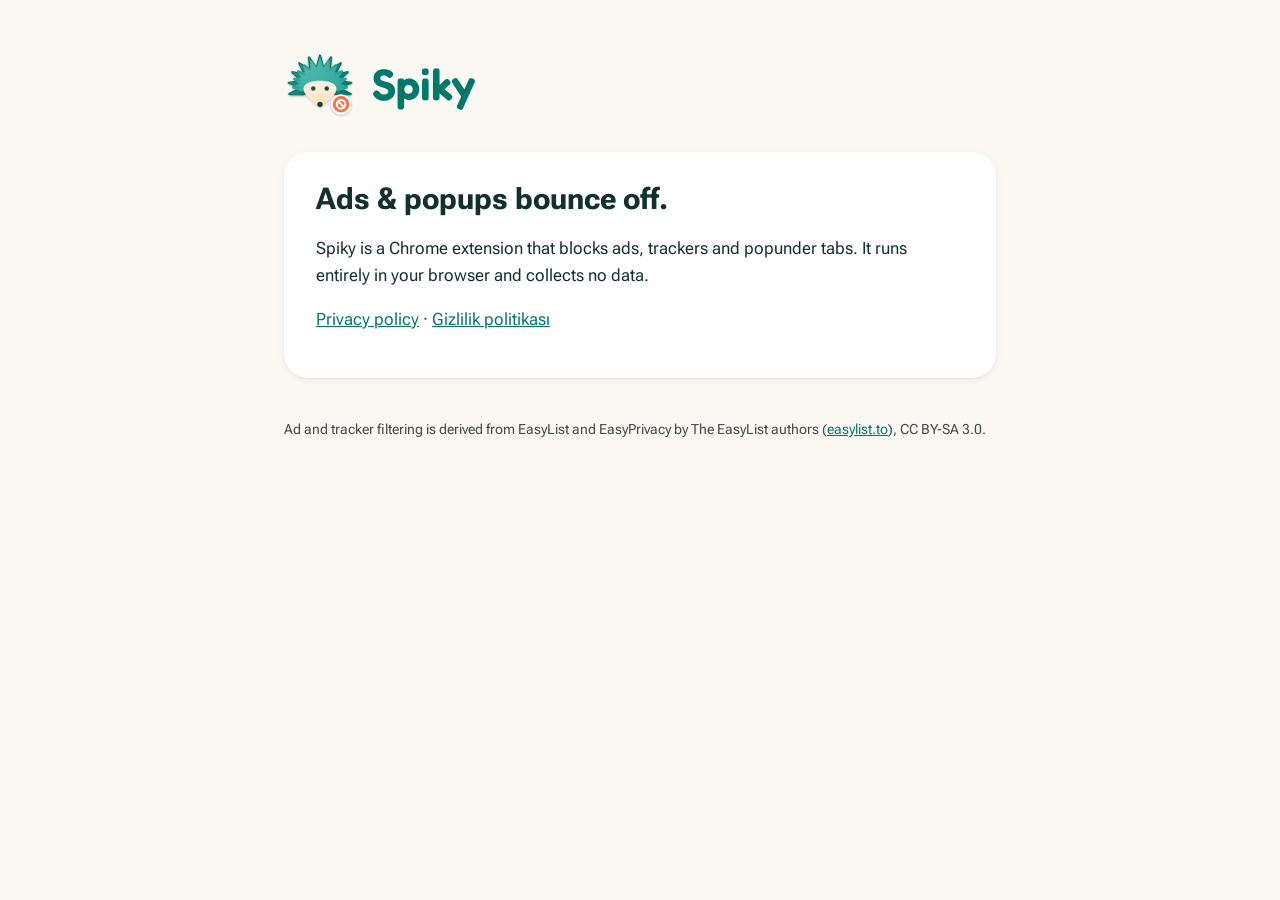
<file: index.html>
<!doctype html>
<html lang="en">
<head>
  <meta charset="utf-8">
  <meta name="viewport" content="width=device-width, initial-scale=1">
  <title>Spiky — Ad &amp; Popup Blocker</title>
  <meta name="description" content="Spiky blocks ads, trackers and popunder tabs in Chrome. Private, no data collected.">
  <link rel="icon" href="spiky.svg">
  <link rel="stylesheet" href="style.css">
</head>
<body><main>
  <header><img src="spiky.svg" alt=""><span class="word">Spiky</span></header>
  <div class="card">
    <h1>Ads &amp; popups bounce off.</h1>
    <p>Spiky is a Chrome extension that blocks ads, trackers and popunder tabs. It runs entirely in your browser and collects no data.</p>
    <p><a href="privacy/">Privacy policy</a> · <a href="privacy/#tr">Gizlilik politikası</a></p>
  </div>
  <footer>Ad and tracker filtering is derived from EasyList and EasyPrivacy by The EasyList authors (<a href="https://easylist.to/">easylist.to</a>), CC BY-SA 3.0.</footer>
</main></body>
</html>
</file>
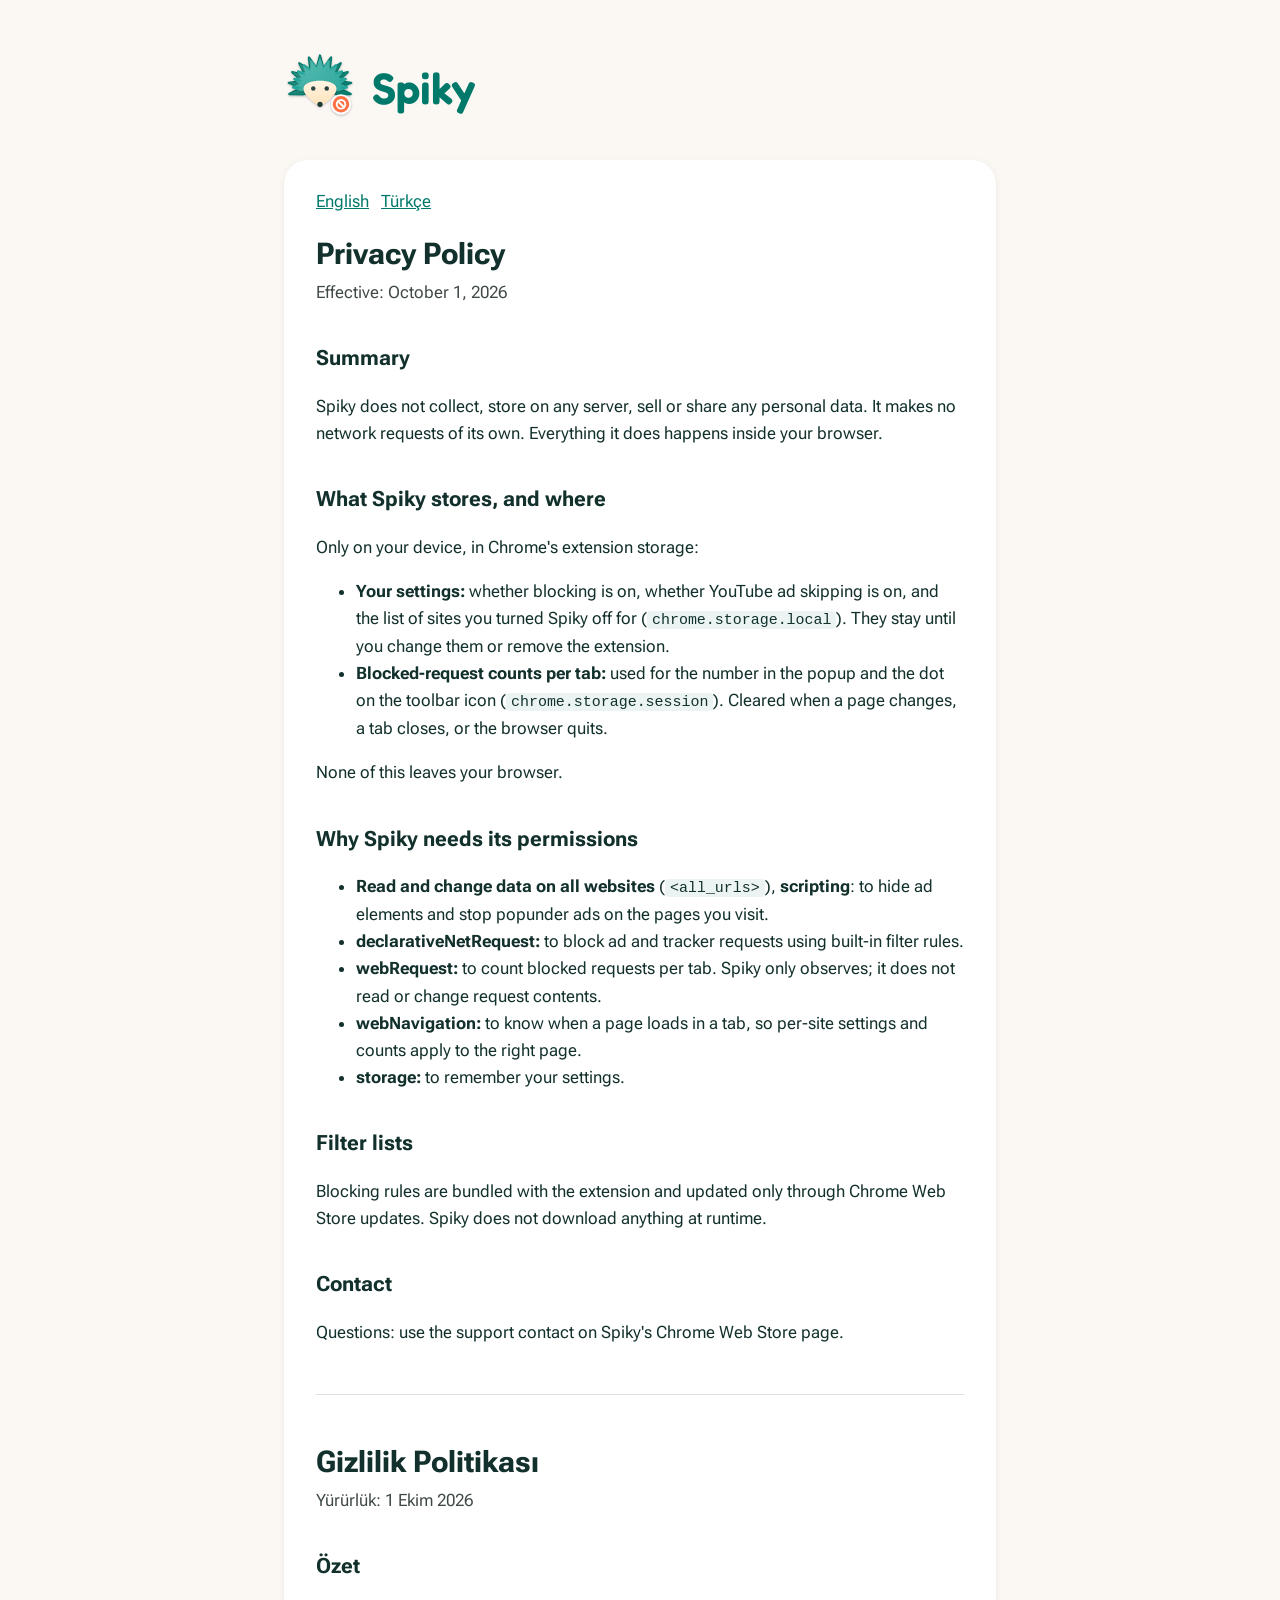
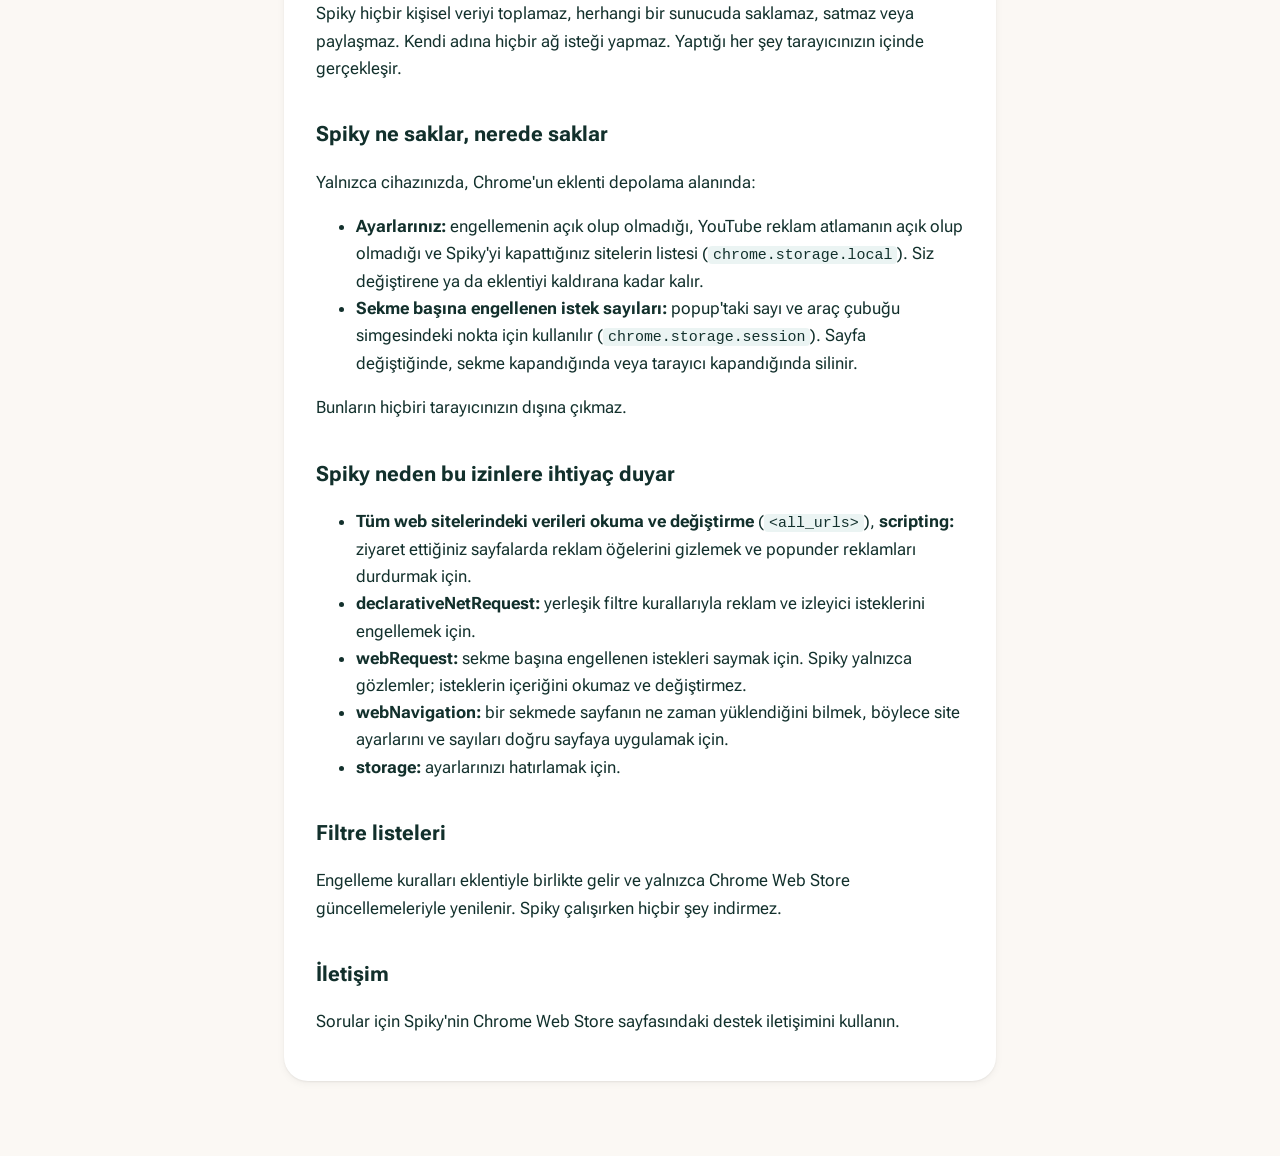
<file: privacy/index.html>
<!doctype html>
<html lang="en">
<head>
  <meta charset="utf-8">
  <meta name="viewport" content="width=device-width, initial-scale=1">
  <title>Spiky — Privacy Policy</title>
  <link rel="icon" href="../spiky.svg">
  <link rel="stylesheet" href="../style.css">
</head>
<body><main>
  <header><a href="../"><img src="../spiky.svg" alt="Spiky"></a><a class="word" href="../">Spiky</a></header>
  <div class="card">
    <div class="lang"><a href="#en">English</a><a href="#tr">Türkçe</a></div>

    <section id="en" lang="en">
      <h1>Privacy Policy</h1>
      <p class="meta">Effective: October 1, 2026</p>

      <h2>Summary</h2>
      <p>Spiky does not collect, store on any server, sell or share any personal data. It makes no network requests of its own. Everything it does happens inside your browser.</p>

      <h2>What Spiky stores, and where</h2>
      <p>Only on your device, in Chrome's extension storage:</p>
      <ul>
        <li><strong>Your settings:</strong> whether blocking is on, whether YouTube ad skipping is on, and the list of sites you turned Spiky off for (<code>chrome.storage.local</code>). They stay until you change them or remove the extension.</li>
        <li><strong>Blocked-request counts per tab:</strong> used for the number in the popup and the dot on the toolbar icon (<code>chrome.storage.session</code>). Cleared when a page changes, a tab closes, or the browser quits.</li>
      </ul>
      <p>None of this leaves your browser.</p>

      <h2>Why Spiky needs its permissions</h2>
      <ul>
        <li><strong>Read and change data on all websites</strong> (<code>&lt;all_urls&gt;</code>), <strong>scripting</strong>: to hide ad elements and stop popunder ads on the pages you visit.</li>
        <li><strong>declarativeNetRequest:</strong> to block ad and tracker requests using built-in filter rules.</li>
        <li><strong>webRequest:</strong> to count blocked requests per tab. Spiky only observes; it does not read or change request contents.</li>
        <li><strong>webNavigation:</strong> to know when a page loads in a tab, so per-site settings and counts apply to the right page.</li>
        <li><strong>storage:</strong> to remember your settings.</li>
      </ul>

      <h2>Filter lists</h2>
      <p>Blocking rules are bundled with the extension and updated only through Chrome Web Store updates. Spiky does not download anything at runtime.</p>

      <h2>Contact</h2>
      <p>Questions: use the support contact on Spiky's Chrome Web Store page.</p>
    </section>

    <hr>

    <section id="tr" lang="tr">
      <h1>Gizlilik Politikası</h1>
      <p class="meta">Yürürlük: 1 Ekim 2026</p>

      <h2>Özet</h2>
      <p>Spiky hiçbir kişisel veriyi toplamaz, herhangi bir sunucuda saklamaz, satmaz veya paylaşmaz. Kendi adına hiçbir ağ isteği yapmaz. Yaptığı her şey tarayıcınızın içinde gerçekleşir.</p>

      <h2>Spiky ne saklar, nerede saklar</h2>
      <p>Yalnızca cihazınızda, Chrome'un eklenti depolama alanında:</p>
      <ul>
        <li><strong>Ayarlarınız:</strong> engellemenin açık olup olmadığı, YouTube reklam atlamanın açık olup olmadığı ve Spiky'yi kapattığınız sitelerin listesi (<code>chrome.storage.local</code>). Siz değiştirene ya da eklentiyi kaldırana kadar kalır.</li>
        <li><strong>Sekme başına engellenen istek sayıları:</strong> popup'taki sayı ve araç çubuğu simgesindeki nokta için kullanılır (<code>chrome.storage.session</code>). Sayfa değiştiğinde, sekme kapandığında veya tarayıcı kapandığında silinir.</li>
      </ul>
      <p>Bunların hiçbiri tarayıcınızın dışına çıkmaz.</p>

      <h2>Spiky neden bu izinlere ihtiyaç duyar</h2>
      <ul>
        <li><strong>Tüm web sitelerindeki verileri okuma ve değiştirme</strong> (<code>&lt;all_urls&gt;</code>), <strong>scripting:</strong> ziyaret ettiğiniz sayfalarda reklam öğelerini gizlemek ve popunder reklamları durdurmak için.</li>
        <li><strong>declarativeNetRequest:</strong> yerleşik filtre kurallarıyla reklam ve izleyici isteklerini engellemek için.</li>
        <li><strong>webRequest:</strong> sekme başına engellenen istekleri saymak için. Spiky yalnızca gözlemler; isteklerin içeriğini okumaz ve değiştirmez.</li>
        <li><strong>webNavigation:</strong> bir sekmede sayfanın ne zaman yüklendiğini bilmek, böylece site ayarlarını ve sayıları doğru sayfaya uygulamak için.</li>
        <li><strong>storage:</strong> ayarlarınızı hatırlamak için.</li>
      </ul>

      <h2>Filtre listeleri</h2>
      <p>Engelleme kuralları eklentiyle birlikte gelir ve yalnızca Chrome Web Store güncellemeleriyle yenilenir. Spiky çalışırken hiçbir şey indirmez.</p>

      <h2>İletişim</h2>
      <p>Sorular için Spiky'nin Chrome Web Store sayfasındaki destek iletişimini kullanın.</p>
    </section>
  </div>
</main></body>
</html>
</file>
<file: style.css>
@import url("https://fonts.googleapis.com/css2?family=Fredoka:wght@600&family=Roboto+Flex:opsz,wght@8..144,400;8..144,600&display=swap");
:root { color-scheme: light dark; --ink: #12302C; --muted: #3F4947; --brand: #00796B; --bg: #FBF8F4; --card: #fff; }
@media (prefers-color-scheme: dark) { :root { --ink: #DDE4E2; --muted: #A9B4B1; --brand: #4DB6AC; --bg: #0E1514; --card: #161D1C; } }
* { box-sizing: border-box; }
body { margin: 0; background: var(--bg); color: var(--ink); font: 17px/1.6 "Roboto Flex", Roboto, system-ui, sans-serif; }
main { max-width: 760px; margin: 0 auto; padding: 48px 24px 80px; }
header { display: flex; align-items: center; gap: 16px; margin-bottom: 32px; }
header img { width: 72px; height: 72px; }
.word { font-family: "Fredoka", sans-serif; font-weight: 600; font-size: 44px; color: var(--brand); line-height: 1; text-decoration: none; }
h1 { font-size: 30px; line-height: 1.25; margin: 0 0 6px; }
h2 { font-size: 21px; margin: 36px 0 8px; }
.meta { color: var(--muted); margin: 0 0 24px; }
a { color: var(--brand); }
code { font-size: 0.88em; background: rgba(0,121,107,.08); padding: 1px 5px; border-radius: 4px; }
.card { background: var(--card); border-radius: 24px; padding: 28px 32px; box-shadow: 0 1px 2px rgba(0,0,0,.06), 0 2px 8px rgba(0,0,0,.05); }
.lang { display: flex; gap: 12px; margin-bottom: 20px; }
hr { border: 0; border-top: 1px solid rgba(127,127,127,.25); margin: 48px 0; }
footer { color: var(--muted); font-size: 14px; margin-top: 40px; }
</file>
